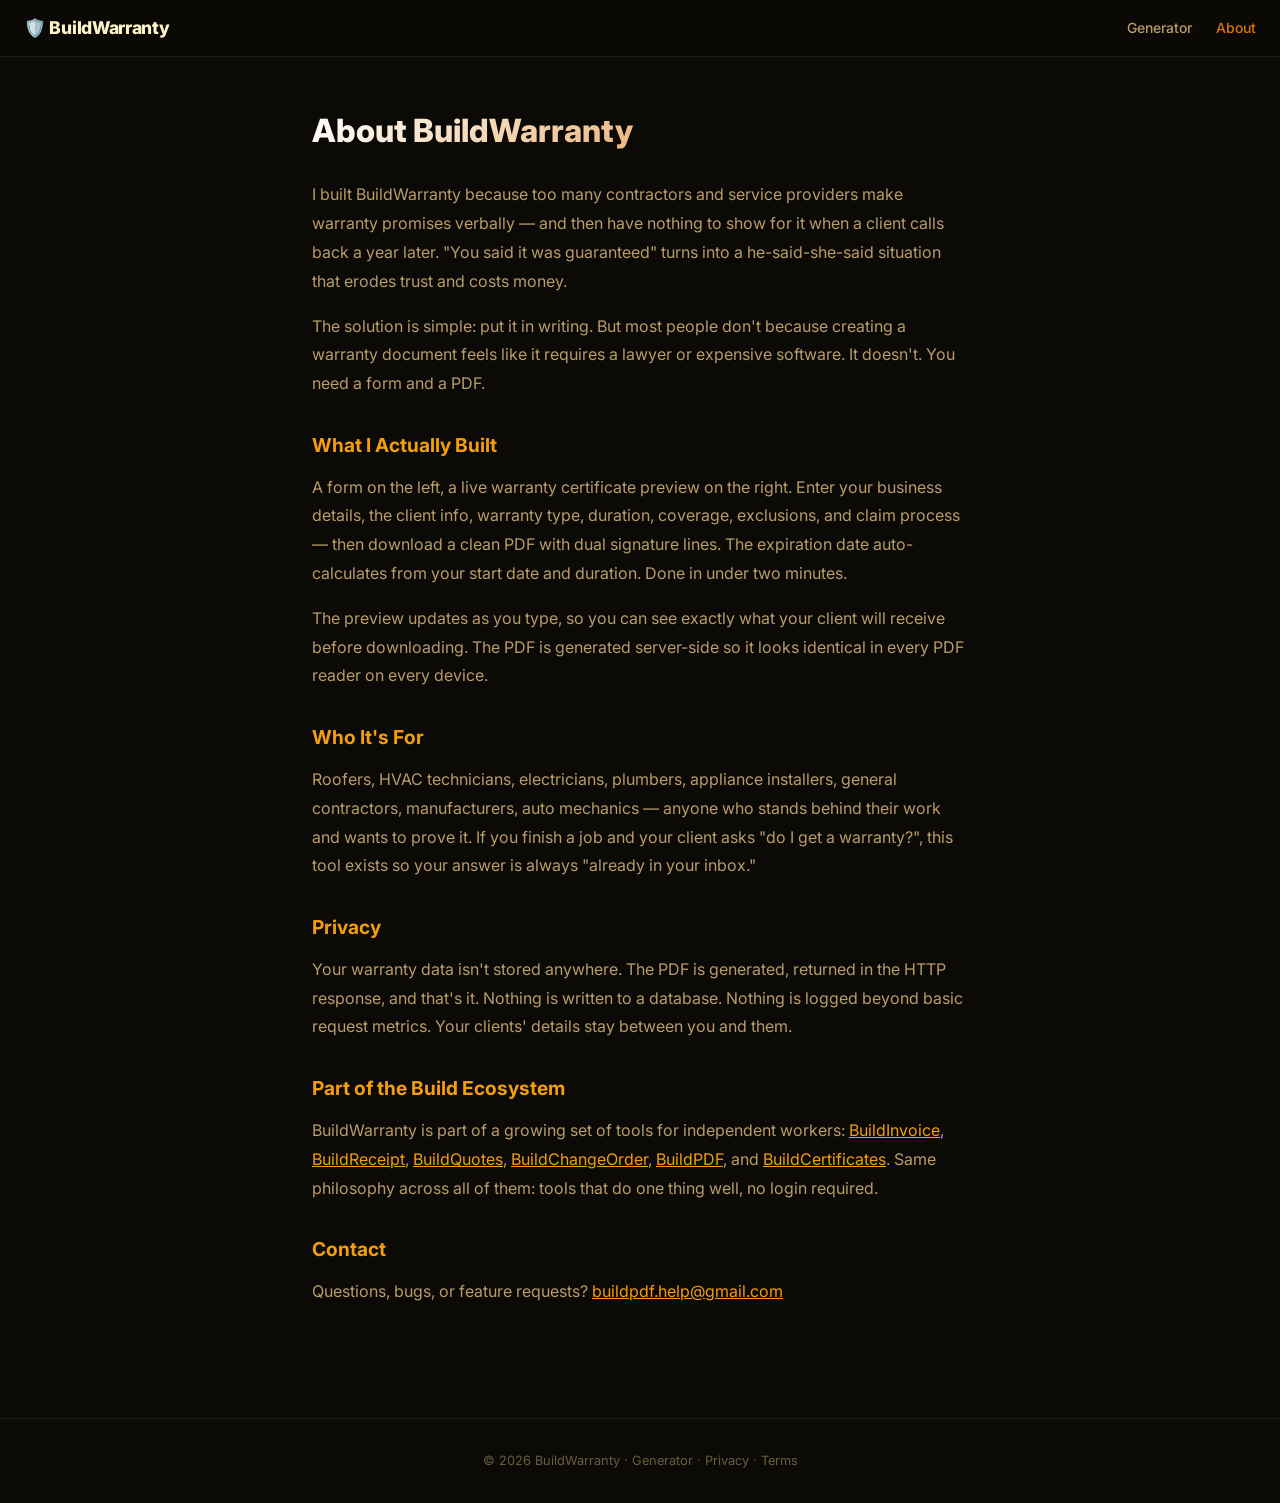
<file: about.html>
<!DOCTYPE html>
<html lang="en">
<head>
  <meta charset="UTF-8">
  <meta name="viewport" content="width=device-width, initial-scale=1.0">
  <link rel="icon" type="image/png" href="/favicon.png">
  <title>About — BuildWarranty</title>
  <meta name="description" content="BuildWarranty is a free warranty certificate generator for contractors, manufacturers, and service providers. Learn about our mission to make warranty documentation simple.">
  <link rel="stylesheet" href="styles.css">
  <script async src="https://pagead2.googlesyndication.com/pagead/js/adsbygoogle.js?client=ca-pub-6010936774105671" crossorigin="anonymous"></script>
  <style>.page-container { max-width: 720px; margin: 0 auto; padding: 3rem 2rem; } .page-container h1 { font-size: 2rem; font-weight: 800; background: linear-gradient(135deg, #fff, #d97706); -webkit-background-clip: text; -webkit-text-fill-color: transparent; margin-bottom: 1.5rem; } .page-container h2 { font-size: 1.2rem; color: var(--accent-hover); margin: 2rem 0 0.75rem; } .page-container p { color: var(--text-secondary); line-height: 1.8; margin-bottom: 1rem; } .page-container a { color: var(--accent-hover); }</style>
</head>
<body>
  <nav class="navbar"><a href="/" class="navbar-brand">🛡️ BuildWarranty</a><div class="navbar-links" id="siteNav"><a href="/">Generator</a><a href="/about.html" style="color:var(--accent)">About</a></div><button class="nav-toggle" id="navToggle" aria-label="Toggle navigation"><span></span><span></span><span></span></button>
  </nav>
  <div class="page-container">
    <h1>About BuildWarranty</h1>

    <p>I built BuildWarranty because too many contractors and service providers make warranty promises verbally — and then have nothing to show for it when a client calls back a year later. "You said it was guaranteed" turns into a he-said-she-said situation that erodes trust and costs money.</p>

    <p>The solution is simple: put it in writing. But most people don't because creating a warranty document feels like it requires a lawyer or expensive software. It doesn't. You need a form and a PDF.</p>

    <h2>What I Actually Built</h2>
    <p>A form on the left, a live warranty certificate preview on the right. Enter your business details, the client info, warranty type, duration, coverage, exclusions, and claim process — then download a clean PDF with dual signature lines. The expiration date auto-calculates from your start date and duration. Done in under two minutes.</p>

    <p>The preview updates as you type, so you can see exactly what your client will receive before downloading. The PDF is generated server-side so it looks identical in every PDF reader on every device.</p>

    <h2>Who It's For</h2>
    <p>Roofers, HVAC technicians, electricians, plumbers, appliance installers, general contractors, manufacturers, auto mechanics — anyone who stands behind their work and wants to prove it. If you finish a job and your client asks "do I get a warranty?", this tool exists so your answer is always "already in your inbox."</p>

    <h2>Privacy</h2>
    <p>Your warranty data isn't stored anywhere. The PDF is generated, returned in the HTTP response, and that's it. Nothing is written to a database. Nothing is logged beyond basic request metrics. Your clients' details stay between you and them.</p>

    <h2>Part of the Build Ecosystem</h2>
    <p>BuildWarranty is part of a growing set of tools for independent workers: <a href="https://buildinvoice.co" target="_blank" rel="noopener">BuildInvoice</a>, <a href="https://buildreceipt.co" target="_blank" rel="noopener">BuildReceipt</a>, <a href="https://buildquotes.co" target="_blank" rel="noopener">BuildQuotes</a>, <a href="https://buildchangeorder.co" target="_blank" rel="noopener">BuildChangeOrder</a>, <a href="https://buildpdf.co" target="_blank" rel="noopener">BuildPDF</a>, and <a href="https://buildcertificates.com" target="_blank" rel="noopener">BuildCertificates</a>. Same philosophy across all of them: tools that do one thing well, no login required.</p>

    <h2>Contact</h2>
    <p>Questions, bugs, or feature requests? <a href="mailto:buildpdf.help@gmail.com">buildpdf.help@gmail.com</a></p>
  </div>
  <footer class="site-footer"><p>© 2026 BuildWarranty · <a href="/">Generator</a> · <a href="/privacy.html">Privacy</a> · <a href="/terms.html">Terms</a></p></footer>
<script>
    const navToggle = document.getElementById('navToggle');
    const siteNav = document.getElementById('siteNav');
    const headerInner = navToggle ? navToggle.closest('.navbar') : null;
    function closeNav() {
      siteNav.classList.remove('open'); navToggle.classList.remove('open');
      document.body.style.overflow = '';
      const btn = siteNav.querySelector('.nav-close'); if (btn) btn.remove();
      setTimeout(() => headerInner.appendChild(siteNav), 300);
    }
    if (navToggle && siteNav && headerInner) {
      navToggle.addEventListener('click', () => {
        const isOpen = siteNav.classList.contains('open');
        if (!isOpen) {
          document.body.appendChild(siteNav);
          const closeBtn = document.createElement('button');
          closeBtn.className = 'nav-close';
          closeBtn.setAttribute('aria-label', 'Close menu');
          closeBtn.innerHTML = '&#x2715;';
          closeBtn.addEventListener('click', closeNav);
          siteNav.prepend(closeBtn);
          requestAnimationFrame(() => { siteNav.classList.add('open'); navToggle.classList.add('open'); });
          document.body.style.overflow = 'hidden';
        } else { closeNav(); }
      });
      siteNav.querySelectorAll('a').forEach(a => a.addEventListener('click', closeNav));
    }
  </script>
</body>
</html>
</file>
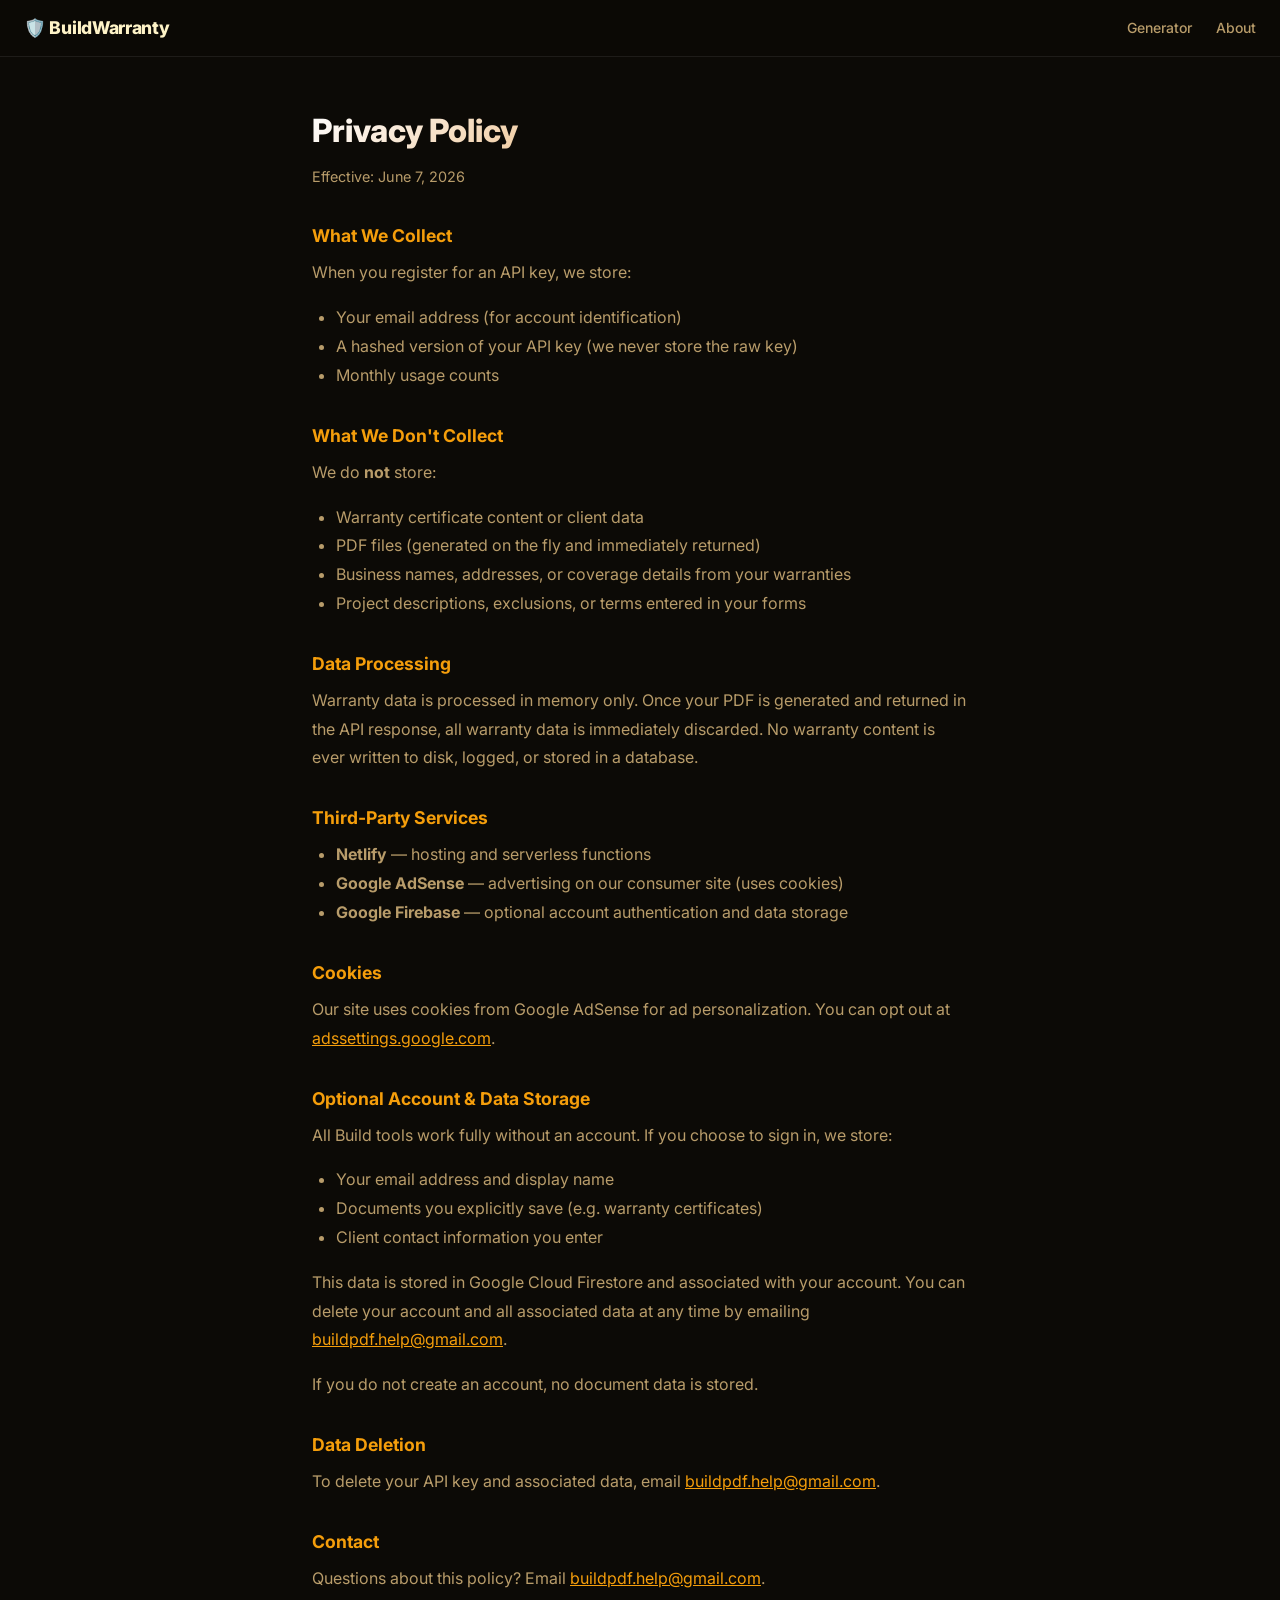
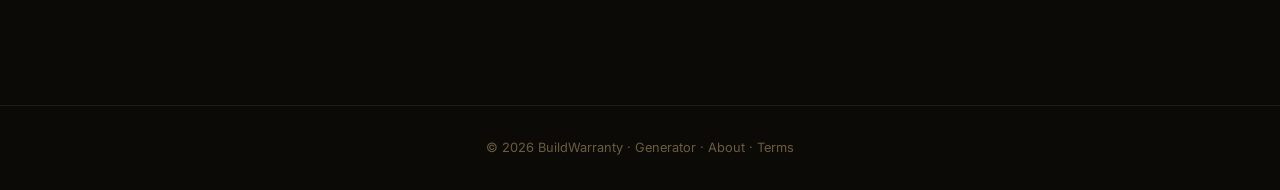
<file: privacy.html>
<!DOCTYPE html>
<html lang="en">
<head>
  <meta charset="UTF-8">
  <meta name="viewport" content="width=device-width, initial-scale=1.0">
  <link rel="icon" type="image/png" href="/favicon.png">
  <title>Privacy Policy — BuildWarranty</title>
  <meta name="description" content="BuildWarranty privacy policy. We don't store your warranty certificates, client data, or any uploaded content.">
  <link rel="stylesheet" href="styles.css">
  <script async src="https://pagead2.googlesyndication.com/pagead/js/adsbygoogle.js?client=ca-pub-6010936774105671" crossorigin="anonymous"></script>
  <style>.page-container { max-width: 720px; margin: 0 auto; padding: 3rem 2rem; } .page-container h1 { font-size: 2rem; font-weight: 800; background: linear-gradient(135deg, #fff, #d97706); -webkit-background-clip: text; -webkit-text-fill-color: transparent; margin-bottom: 0.5rem; } .page-container h2 { font-size: 1.1rem; color: var(--accent-hover); margin: 2rem 0 0.5rem; } .page-container p, .page-container li { color: var(--text-secondary); line-height: 1.8; } .page-container p { margin-bottom: 1rem; } .page-container ul { padding-left: 1.5rem; margin-bottom: 1rem; } .page-container a { color: var(--accent-hover); } .effective { color: var(--text-muted); font-size: 0.9rem; margin-bottom: 2rem; }</style>
</head>
<body>
  <nav class="navbar"><a href="/" class="navbar-brand">🛡️ BuildWarranty</a><div class="navbar-links" id="siteNav"><a href="/">Generator</a><a href="/about.html">About</a></div><button class="nav-toggle" id="navToggle" aria-label="Toggle navigation"><span></span><span></span><span></span></button>
  </nav>
  <div class="page-container">
    <h1>Privacy Policy</h1>
    <p class="effective">Effective: June 7, 2026</p>

    <h2>What We Collect</h2>
    <p>When you register for an API key, we store:</p>
    <ul>
      <li>Your email address (for account identification)</li>
      <li>A hashed version of your API key (we never store the raw key)</li>
      <li>Monthly usage counts</li>
    </ul>

    <h2>What We Don't Collect</h2>
    <p>We do <strong>not</strong> store:</p>
    <ul>
      <li>Warranty certificate content or client data</li>
      <li>PDF files (generated on the fly and immediately returned)</li>
      <li>Business names, addresses, or coverage details from your warranties</li>
      <li>Project descriptions, exclusions, or terms entered in your forms</li>
    </ul>

    <h2>Data Processing</h2>
    <p>Warranty data is processed in memory only. Once your PDF is generated and returned in the API response, all warranty data is immediately discarded. No warranty content is ever written to disk, logged, or stored in a database.</p>

    <h2>Third-Party Services</h2>
    <ul>
      <li><strong>Netlify</strong> — hosting and serverless functions</li>
      <li><strong>Google AdSense</strong> — advertising on our consumer site (uses cookies)</li>
      <li><strong>Google Firebase</strong> — optional account authentication and data storage</li>
    </ul>

    <h2>Cookies</h2>
    <p>Our site uses cookies from Google AdSense for ad personalization. You can opt out at <a href="https://adssettings.google.com" target="_blank" rel="noopener">adssettings.google.com</a>.</p>

    <h2>Optional Account &amp; Data Storage</h2>
    <p>All Build tools work fully without an account. If you choose to sign in, we store:</p>
    <ul>
      <li>Your email address and display name</li>
      <li>Documents you explicitly save (e.g. warranty certificates)</li>
      <li>Client contact information you enter</li>
    </ul>
    <p>This data is stored in Google Cloud Firestore and associated with your account. You can delete your account and all associated data at any time by emailing <a href="mailto:buildpdf.help@gmail.com">buildpdf.help@gmail.com</a>.</p>
    <p>If you do not create an account, no document data is stored.</p>

    <h2>Data Deletion</h2>
    <p>To delete your API key and associated data, email <a href="mailto:buildpdf.help@gmail.com">buildpdf.help@gmail.com</a>.</p>

    <h2>Contact</h2>
    <p>Questions about this policy? Email <a href="mailto:buildpdf.help@gmail.com">buildpdf.help@gmail.com</a>.</p>
  </div>
  <footer class="site-footer"><p>© 2026 BuildWarranty · <a href="/">Generator</a> · <a href="/about.html">About</a> · <a href="/terms.html">Terms</a></p></footer>
<script>
    const navToggle = document.getElementById('navToggle');
    const siteNav = document.getElementById('siteNav');
    const headerInner = navToggle ? navToggle.closest('.navbar') : null;
    function closeNav() {
      siteNav.classList.remove('open'); navToggle.classList.remove('open');
      document.body.style.overflow = '';
      const btn = siteNav.querySelector('.nav-close'); if (btn) btn.remove();
      setTimeout(() => headerInner.appendChild(siteNav), 300);
    }
    if (navToggle && siteNav && headerInner) {
      navToggle.addEventListener('click', () => {
        const isOpen = siteNav.classList.contains('open');
        if (!isOpen) {
          document.body.appendChild(siteNav);
          const closeBtn = document.createElement('button');
          closeBtn.className = 'nav-close';
          closeBtn.setAttribute('aria-label', 'Close menu');
          closeBtn.innerHTML = '&#x2715;';
          closeBtn.addEventListener('click', closeNav);
          siteNav.prepend(closeBtn);
          requestAnimationFrame(() => { siteNav.classList.add('open'); navToggle.classList.add('open'); });
          document.body.style.overflow = 'hidden';
        } else { closeNav(); }
      });
      siteNav.querySelectorAll('a').forEach(a => a.addEventListener('click', closeNav));
    }
  </script>
</body>
</html>
</file>
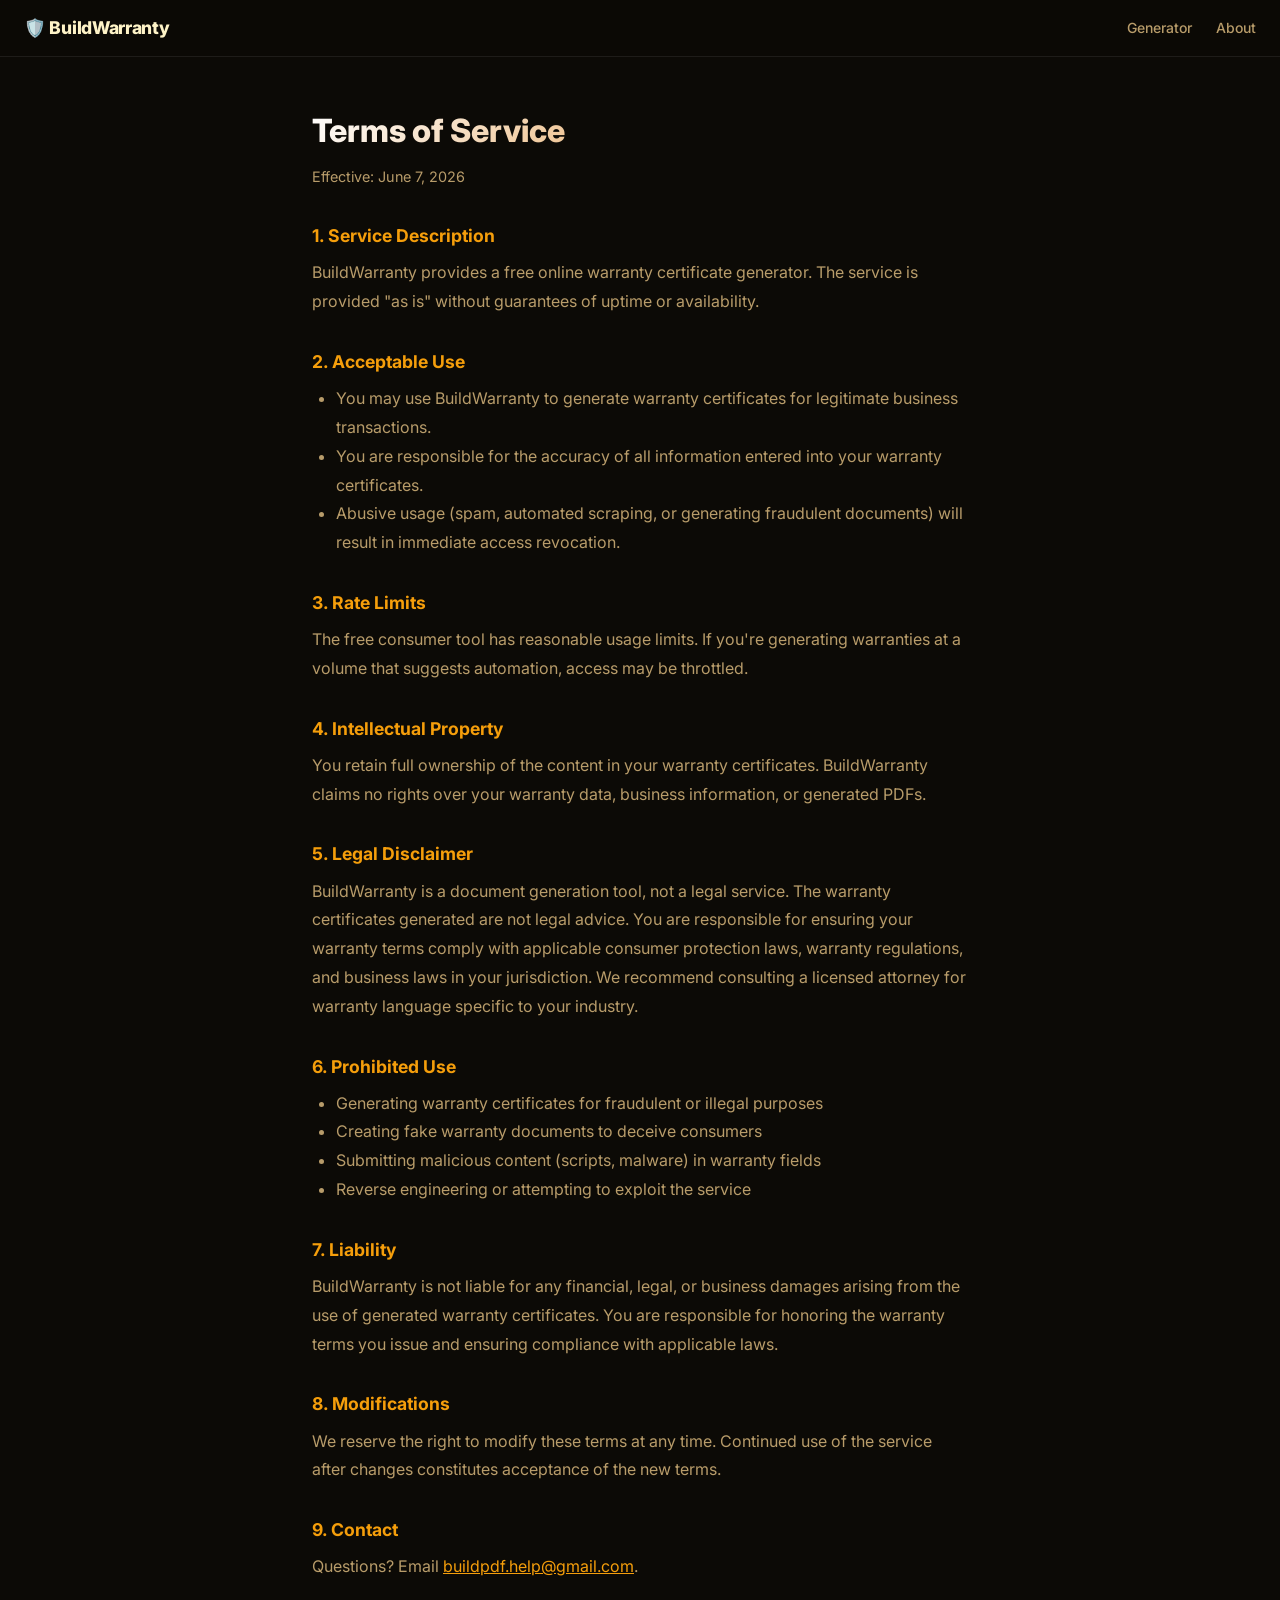
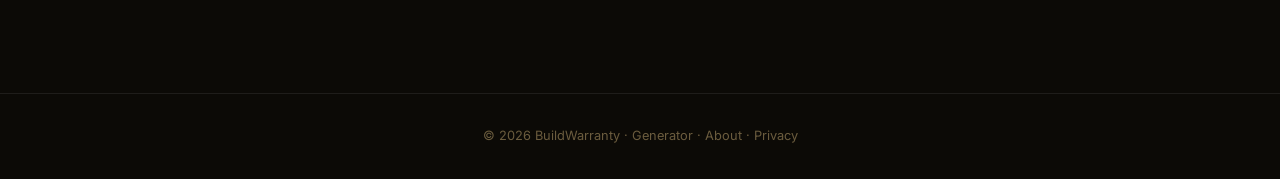
<file: terms.html>
<!DOCTYPE html>
<html lang="en">
<head>
  <meta charset="UTF-8">
  <meta name="viewport" content="width=device-width, initial-scale=1.0">
  <link rel="icon" type="image/png" href="/favicon.png">
  <title>Terms of Service — BuildWarranty</title>
  <meta name="description" content="BuildWarranty terms of service for the free warranty certificate generator.">
  <link rel="stylesheet" href="styles.css">
  <script async src="https://pagead2.googlesyndication.com/pagead/js/adsbygoogle.js?client=ca-pub-6010936774105671" crossorigin="anonymous"></script>
  <style>.page-container { max-width: 720px; margin: 0 auto; padding: 3rem 2rem; } .page-container h1 { font-size: 2rem; font-weight: 800; background: linear-gradient(135deg, #fff, #d97706); -webkit-background-clip: text; -webkit-text-fill-color: transparent; margin-bottom: 0.5rem; } .page-container h2 { font-size: 1.1rem; color: var(--accent-hover); margin: 2rem 0 0.5rem; } .page-container p, .page-container li { color: var(--text-secondary); line-height: 1.8; } .page-container p { margin-bottom: 1rem; } .page-container ul, .page-container ol { padding-left: 1.5rem; margin-bottom: 1rem; } .page-container a { color: var(--accent-hover); } .effective { color: var(--text-muted); font-size: 0.9rem; margin-bottom: 2rem; }</style>
</head>
<body>
  <nav class="navbar"><a href="/" class="navbar-brand">🛡️ BuildWarranty</a><div class="navbar-links" id="siteNav"><a href="/">Generator</a><a href="/about.html">About</a></div><button class="nav-toggle" id="navToggle" aria-label="Toggle navigation"><span></span><span></span><span></span></button>
  </nav>
  <div class="page-container">
    <h1>Terms of Service</h1>
    <p class="effective">Effective: June 7, 2026</p>

    <h2>1. Service Description</h2>
    <p>BuildWarranty provides a free online warranty certificate generator. The service is provided "as is" without guarantees of uptime or availability.</p>

    <h2>2. Acceptable Use</h2>
    <ul>
      <li>You may use BuildWarranty to generate warranty certificates for legitimate business transactions.</li>
      <li>You are responsible for the accuracy of all information entered into your warranty certificates.</li>
      <li>Abusive usage (spam, automated scraping, or generating fraudulent documents) will result in immediate access revocation.</li>
    </ul>

    <h2>3. Rate Limits</h2>
    <p>The free consumer tool has reasonable usage limits. If you're generating warranties at a volume that suggests automation, access may be throttled.</p>

    <h2>4. Intellectual Property</h2>
    <p>You retain full ownership of the content in your warranty certificates. BuildWarranty claims no rights over your warranty data, business information, or generated PDFs.</p>

    <h2>5. Legal Disclaimer</h2>
    <p>BuildWarranty is a document generation tool, not a legal service. The warranty certificates generated are not legal advice. You are responsible for ensuring your warranty terms comply with applicable consumer protection laws, warranty regulations, and business laws in your jurisdiction. We recommend consulting a licensed attorney for warranty language specific to your industry.</p>

    <h2>6. Prohibited Use</h2>
    <ul>
      <li>Generating warranty certificates for fraudulent or illegal purposes</li>
      <li>Creating fake warranty documents to deceive consumers</li>
      <li>Submitting malicious content (scripts, malware) in warranty fields</li>
      <li>Reverse engineering or attempting to exploit the service</li>
    </ul>

    <h2>7. Liability</h2>
    <p>BuildWarranty is not liable for any financial, legal, or business damages arising from the use of generated warranty certificates. You are responsible for honoring the warranty terms you issue and ensuring compliance with applicable laws.</p>

    <h2>8. Modifications</h2>
    <p>We reserve the right to modify these terms at any time. Continued use of the service after changes constitutes acceptance of the new terms.</p>

    <h2>9. Contact</h2>
    <p>Questions? Email <a href="mailto:buildpdf.help@gmail.com">buildpdf.help@gmail.com</a>.</p>
  </div>
  <footer class="site-footer"><p>© 2026 BuildWarranty · <a href="/">Generator</a> · <a href="/about.html">About</a> · <a href="/privacy.html">Privacy</a></p></footer>
<script>
    const navToggle = document.getElementById('navToggle');
    const siteNav = document.getElementById('siteNav');
    const headerInner = navToggle ? navToggle.closest('.navbar') : null;
    function closeNav() {
      siteNav.classList.remove('open'); navToggle.classList.remove('open');
      document.body.style.overflow = '';
      const btn = siteNav.querySelector('.nav-close'); if (btn) btn.remove();
      setTimeout(() => headerInner.appendChild(siteNav), 300);
    }
    if (navToggle && siteNav && headerInner) {
      navToggle.addEventListener('click', () => {
        const isOpen = siteNav.classList.contains('open');
        if (!isOpen) {
          document.body.appendChild(siteNav);
          const closeBtn = document.createElement('button');
          closeBtn.className = 'nav-close';
          closeBtn.setAttribute('aria-label', 'Close menu');
          closeBtn.innerHTML = '&#x2715;';
          closeBtn.addEventListener('click', closeNav);
          siteNav.prepend(closeBtn);
          requestAnimationFrame(() => { siteNav.classList.add('open'); navToggle.classList.add('open'); });
          document.body.style.overflow = 'hidden';
        } else { closeNav(); }
      });
      siteNav.querySelectorAll('a').forEach(a => a.addEventListener('click', closeNav));
    }
  </script>
</body>
</html>
</file>
<file: styles.css>
/* ============================================================
   styles.css — BuildWarranty design system
   Dark premium theme with amber/gold accents
   ============================================================ */

/* ── Fonts & Reset ─────────────────────────────────────────── */
@import url('https://fonts.googleapis.com/css2?family=Inter:wght@300;400;500;600;700;800&display=swap');

*, *::before, *::after { box-sizing: border-box; margin: 0; padding: 0; }

:root {
  --bg:           #0c0a06;
  --bg-card:      #141008;
  --bg-input:     #1e1810;
  --border:       rgba(255,255,255,0.08);
  --border-focus: rgba(217,119,6,0.5);
  --accent:       #d97706;
  --accent-hover: #f59e0b;
  --text-primary: #fef3c7;
  --text-secondary: #b89c6a;
  --text-muted:   #6b5c3e;
  --radius:       12px;
  --radius-sm:    8px;
  --success:      #10b981;
  --error:        #ef4444;
}

html { scroll-behavior: smooth; }

body {
  font-family: 'Inter', sans-serif;
  background: var(--bg);
  color: var(--text-primary);
  min-height: 100vh;
  line-height: 1.6;
}

/* ── Navbar ────────────────────────────────────────────────── */
.navbar {
  display: flex;
  align-items: center;
  justify-content: space-between;
  padding: 0.875rem 1.5rem;
  background: rgba(12,10,6,0.95);
  border-bottom: 1px solid var(--border);
  position: sticky;
  top: 0;
  z-index: 100;
  backdrop-filter: blur(12px);
}

.navbar-brand {
  font-size: 1.1rem;
  font-weight: 800;
  color: var(--text-primary);
  text-decoration: none;
  letter-spacing: -0.3px;
}

.navbar-links { display: flex; gap: 1.5rem; }
.navbar-links a {
  font-size: 0.875rem;
  color: var(--text-secondary);
  text-decoration: none;
  font-weight: 500;
  transition: color 0.2s;
}
.navbar-links a:hover { color: var(--accent); }

/* ── Hero Banner ────────────────────────────────────────────── */
.hero-banner {
  text-align: center;
  padding: 2rem 1.5rem 1.5rem;
  background: radial-gradient(ellipse at 50% 0%, rgba(217,119,6,0.12) 0%, transparent 70%);
  border-bottom: 1px solid var(--border);
}
.hero-banner h1 {
  font-size: clamp(1.5rem, 4vw, 2.25rem);
  font-weight: 800;
  background: linear-gradient(135deg, #fff 0%, var(--accent) 100%);
  -webkit-background-clip: text;
  -webkit-text-fill-color: transparent;
  margin-bottom: 0.5rem;
}
.hero-banner p { color: var(--text-secondary); font-size: 1rem; }

/* ── App Container ──────────────────────────────────────────── */
.app-container {
  display: grid;
  grid-template-columns: 1fr 1fr;
  gap: 1.5rem;
  max-width: 1300px;
  margin: 1.5rem auto;
  padding: 0 1.5rem;
}

@media (max-width: 900px) {
  .app-container { grid-template-columns: 1fr; }
}

/* ── Form Panel ─────────────────────────────────────────────── */
.form-panel {
  display: flex;
  flex-direction: column;
  gap: 1rem;
}

.form-section {
  background: var(--bg-card);
  border: 1px solid var(--border);
  border-radius: var(--radius);
  overflow: hidden;
}

.form-section-header {
  padding: 0.75rem 1.25rem;
  border-bottom: 1px solid var(--border);
  background: rgba(255,255,255,0.02);
}
.form-section-header h3 { font-size: 0.875rem; font-weight: 700; color: var(--text-primary); }

.form-body { padding: 1.25rem; display: flex; flex-direction: column; gap: 0.875rem; }

.form-row {
  display: grid;
  grid-template-columns: 1fr 1fr;
  gap: 0.75rem;
}
.form-row.full { grid-template-columns: 1fr; }
.form-row.triple { grid-template-columns: 1fr 1fr 1fr; }

.form-group { display: flex; flex-direction: column; gap: 0.35rem; }
.form-group label { font-size: 0.75rem; font-weight: 600; color: var(--text-secondary); text-transform: uppercase; letter-spacing: 0.5px; }

input, textarea, select {
  background: var(--bg-input);
  border: 1px solid var(--border);
  border-radius: var(--radius-sm);
  color: var(--text-primary);
  font-family: inherit;
  font-size: 0.875rem;
  padding: 0.5rem 0.75rem;
  transition: border-color 0.2s;
  width: 100%;
}
input:focus, textarea:focus, select:focus {
  outline: none;
  border-color: var(--accent);
  box-shadow: 0 0 0 3px rgba(217,119,6,0.15);
}
input::placeholder, textarea::placeholder { color: var(--text-muted); }
textarea { resize: vertical; min-height: 70px; }
select option { background: var(--bg-card); }

.color-row { display: flex; gap: 0.5rem; align-items: center; }
input[type="color"] {
  width: 44px; height: 36px; padding: 2px; cursor: pointer; border-radius: var(--radius-sm);
}

/* ── Duration Row ──────────────────────────────────────────── */
.duration-row {
  display: grid;
  grid-template-columns: 1fr 1fr;
  gap: 0.5rem;
  align-items: end;
}

/* ── Download Button ─────────────────────────────────────────── */
.btn-download {
  width: 100%;
  background: linear-gradient(135deg, #b45309, #d97706);
  color: #fff;
  border: none;
  border-radius: var(--radius);
  padding: 0.875rem;
  font-size: 1rem;
  font-weight: 700;
  font-family: inherit;
  cursor: pointer;
  transition: all 0.2s;
  box-shadow: 0 4px 20px rgba(217,119,6,0.3);
}
.btn-download:hover:not(:disabled) {
  transform: translateY(-1px);
  box-shadow: 0 6px 24px rgba(217,119,6,0.4);
}
.btn-download:disabled { opacity: 0.6; cursor: not-allowed; }

/* ── Preview Panel ──────────────────────────────────────────── */
.preview-panel {
  background: var(--bg-card);
  border: 1px solid var(--border);
  border-radius: var(--radius);
  overflow: hidden;
  position: sticky;
  top: 72px;
  max-height: calc(100vh - 100px);
  display: flex;
  flex-direction: column;
}

.preview-header {
  display: flex;
  align-items: center;
  justify-content: space-between;
  padding: 0.875rem 1.25rem;
  border-bottom: 1px solid var(--border);
  background: rgba(255,255,255,0.02);
}
.preview-header h3 { font-size: 0.875rem; font-weight: 700; }
.preview-badge {
  font-size: 0.7rem;
  background: rgba(217,119,6,0.15);
  color: var(--accent);
  padding: 0.2rem 0.6rem;
  border-radius: 20px;
  font-weight: 600;
}

.preview-body {
  flex: 1;
  overflow-y: auto;
  padding: 1rem;
  background: #f0f0f0;
}
.preview-body::-webkit-scrollbar { width: 6px; }
.preview-body::-webkit-scrollbar-track { background: transparent; }
.preview-body::-webkit-scrollbar-thumb { background: var(--border); border-radius: 3px; }

/* ── Toast ───────────────────────────────────────────────────── */
.toast {
  position: fixed;
  bottom: 1.5rem;
  left: 50%;
  transform: translateX(-50%) translateY(80px);
  background: var(--bg-card);
  border: 1px solid var(--border);
  color: var(--text-primary);
  padding: 0.75rem 1.5rem;
  border-radius: 50px;
  font-size: 0.875rem;
  font-weight: 600;
  z-index: 9999;
  transition: transform 0.3s ease;
  pointer-events: none;
  white-space: nowrap;
}
.toast.show { transform: translateX(-50%) translateY(0); }
.toast--success { border-color: var(--success); color: var(--success); }
.toast--error   { border-color: var(--error);   color: var(--error); }

/* ── Site Footer ─────────────────────────────────────────────── */
.site-footer {
  text-align: center;
  padding: 2rem 1.5rem;
  border-top: 1px solid var(--border);
  color: var(--text-muted);
  font-size: 0.8rem;
  margin-top: 3rem;
}
.site-footer a { color: var(--text-muted); text-decoration: none; }
.site-footer a:hover { color: var(--accent); }

/* -- Hamburger Toggle -- */
.nav-toggle {
  display: none;
  position: relative;
  background: none;
  border: none;
  cursor: pointer;
  padding: 6px;
  z-index: 1010;
}
.nav-toggle span {
  display: block;
  width: 22px;
  height: 2px;
  background: var(--text-primary);
  border-radius: 2px;
  transition: transform .3s, opacity .3s;
  margin: 5px 0;
}

@media (max-width: 768px) {
  .nav-toggle { display: block; }
  .navbar-links {
    display: flex;
    position: fixed;
    top: 0; left: 0; right: 0; bottom: 0;
    width: 100vw; height: 100vh; height: 100dvh;
    background: var(--bg);
    flex-direction: column;
    align-items: center;
    justify-content: center;
    gap: 32px;
    opacity: 0;
    pointer-events: none;
    transition: opacity .3s;
    z-index: 1000;
  }
  .navbar-links.open {
    opacity: 1;
    pointer-events: auto;
  }
  .navbar-links a {
    font-size: 1.4rem !important;
    font-weight: 600;
    color: var(--text-secondary);
  }
  .navbar-links a:hover { color: var(--accent); }
  .nav-close {
    position: absolute;
    top: 18px; right: 20px;
    background: none; border: none;
    color: var(--text-primary);
    font-size: 2rem; cursor: pointer;
    padding: 8px; line-height: 1;
    opacity: .7; transition: opacity .2s;
  }
  .nav-close:hover { opacity: 1; }
}
</file>
